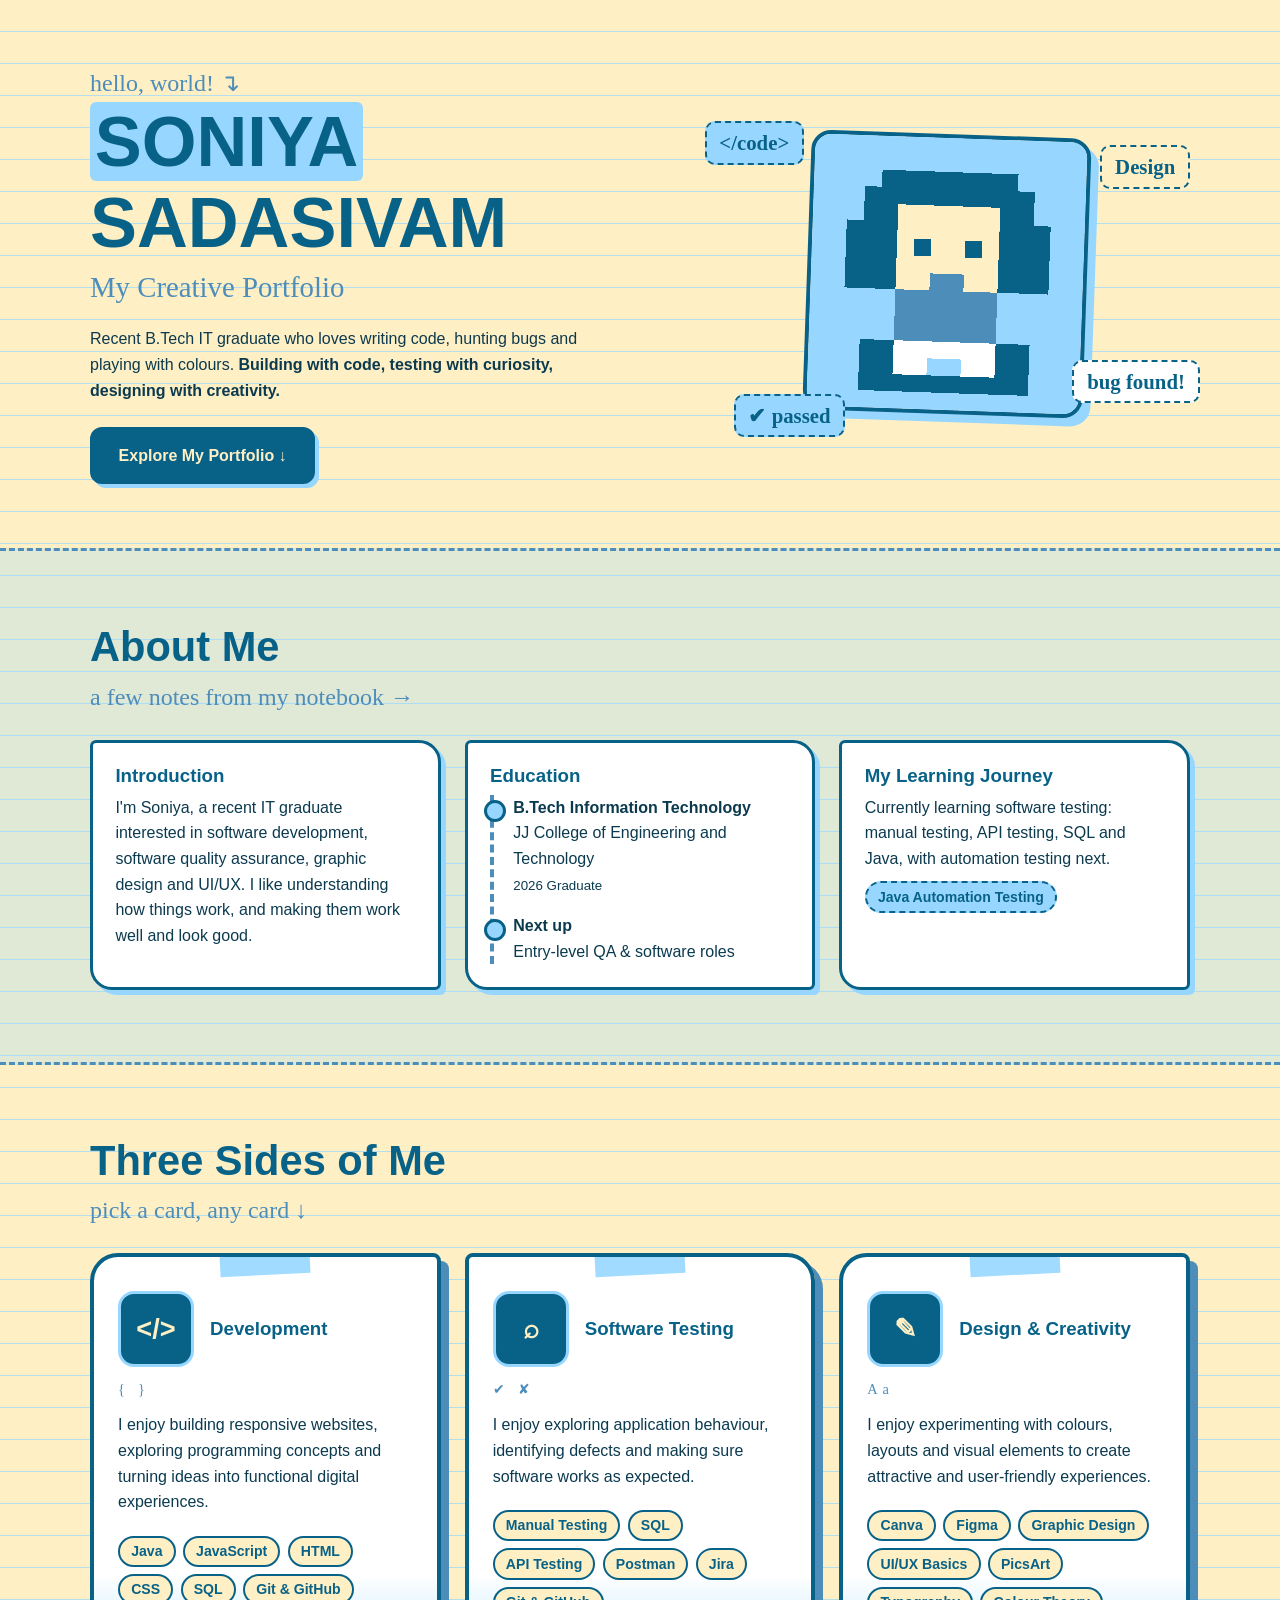
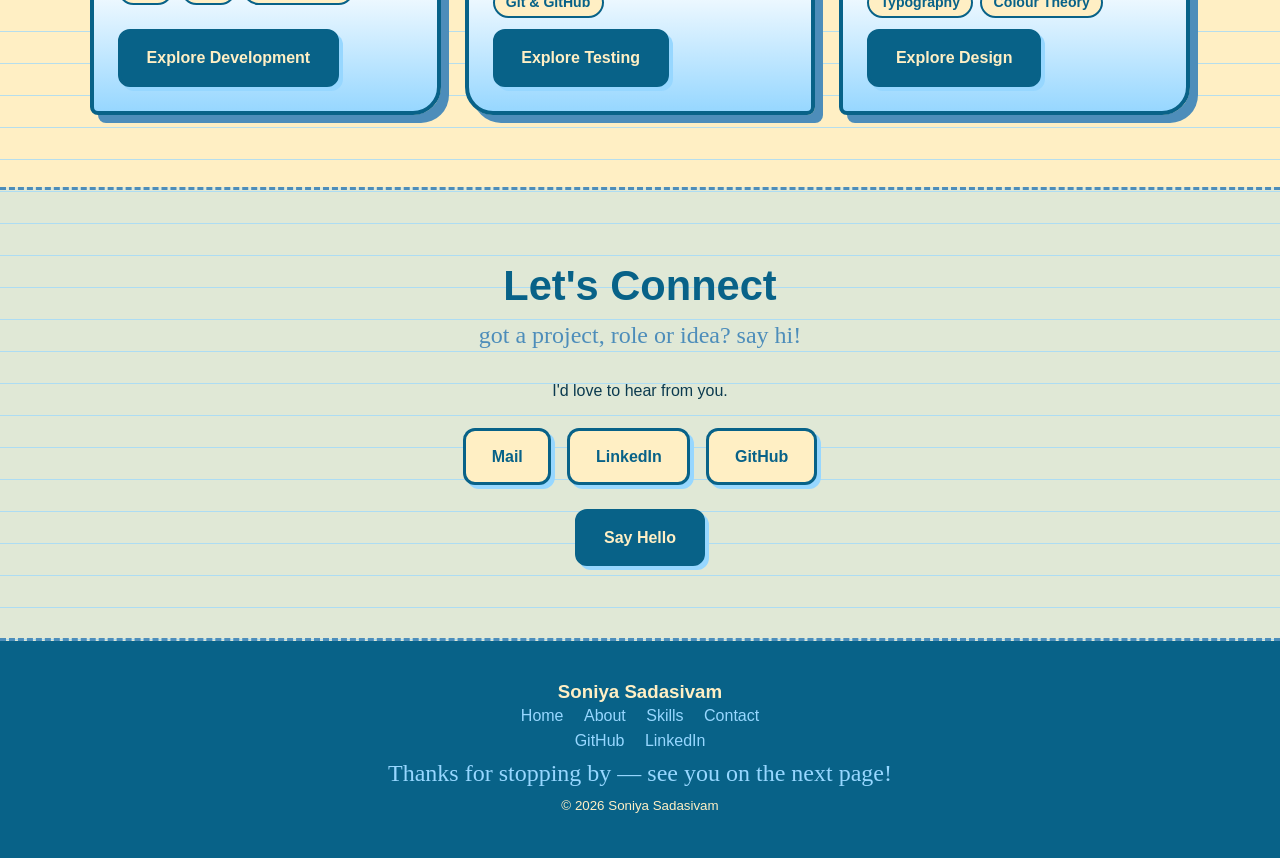
<file: index.html>
<!DOCTYPE html>
<html lang="en">

<head>
    <meta charset="utf-8">
    <link rel="stylesheet" href="css/style.css">
    <meta name="viewport" content="width=device-width, initial-scale=1.0">
    <meta name="description" content="Soniya Sadasivam's portfolio website showcasing skills in development, software testing, and design.">
    <meta name="keywords" content="Soniya Sadasivam, portfolio, web development, software testing, design, IT graduate, Java, JavaScript, HTML, CSS, SQL, React, GitHub, Canva, Figma, UI/UX">
    <meta name="author" content="Soniya Sadasivam">
    <title>Soniya Sadasivam | Portfolio</title>
</head>

<body>

    <!-- Hero Section -->
    <header class="hero" id="home">
        <div class="wrap">

            <div>
                <p class="hand">hello, world! ↴</p>

                <h1>
                    <span>SONIYA</span> SADASIVAM
                </h1>

                <p class="hand" style="font-size: 1.8rem">
                    My Creative Portfolio
                </p>

                <p>
                    Recent B.Tech IT graduate who loves writing code,
                    hunting bugs and playing with colours.
                    <strong>
                        Building with code, testing with curiosity,
                        designing with creativity.
                    </strong>
                </p>

                <a class="btn" href="#skills">
                    Explore My Portfolio ↓
                </a>
            </div>

            <div class="stage">

                <svg class="avatar"
                     viewBox="0 0 16 16"
                     role="img"
                     aria-label="Pixel-art avatar of a tech enthusiast with headphones and a laptop"
                     shape-rendering="crispEdges">

                    <rect width="16" height="16" fill="#97D7FF"/>

                    <g fill="#086288">
                        <rect x="4" y="2" width="8" height="2"/>
                        <rect x="3" y="3" width="2" height="6"/>
                        <rect x="11" y="3" width="2" height="6"/>
                        <rect x="2" y="5" width="1" height="4"/>
                        <rect x="13" y="5" width="1" height="4"/>
                    </g>

                    <rect x="5" y="4" width="6" height="5" fill="#FFEFC4"/>

                    <g fill="#086288">
                        <rect x="6" y="6" width="1" height="1"/>
                        <rect x="9" y="6" width="1" height="1"/>
                    </g>

                    <rect x="7" y="8" width="2" height="1" fill="#4D8DBA"/>
                    <rect x="5" y="9" width="6" height="3" fill="#4D8DBA"/>
                    <rect x="3" y="12" width="10" height="3" fill="#086288"/>
                    <rect x="5" y="12" width="6" height="2" fill="#fff"/>
                    <rect x="7" y="13" width="2" height="1" fill="#97D7FF"/>

                </svg>

                <span class="sticker s1">&lt;/code&gt;</span>
                <span class="sticker s2">bug found!</span>
                <span class="sticker s3">Design</span>
                <span class="sticker s4">✔ passed</span>

            </div>
        </div>
    </header>


    <!-- About Section -->
    <section class="alt" id="about">
        <div class="wrap">

            <h2 class="title">About Me</h2>
            <p class="hand">a few notes from my notebook →</p>

            <div class="grid g2">

                <div class="note reveal">
                    <h3>Introduction</h3>

                    <p>
                        I'm Soniya, a recent IT graduate interested in
                        software development, software quality assurance,
                        graphic design and UI/UX. I like understanding
                        how things work, and making them work well
                        and look good.
                    </p>
                </div>

                <div class="note reveal">
                    <h3>Education</h3>

                    <div class="timeline">
                        <div>
                            <b>B.Tech Information Technology</b>
                            <br>
                            JJ College of Engineering and Technology
                            <br>
                            <small>2026 Graduate</small>
                        </div>

                        <div>
                            <b>Next up</b>
                            <br>
                            Entry-level QA &amp; software roles
                        </div>
                    </div>
                </div>

                <div class="note reveal">
                    <h3>My Learning Journey</h3>

                    <p>
                        Currently learning software testing:
                        manual testing, API testing, SQL and Java,
                        with automation testing next.
                    </p>

                    <div class="chips">
                        <span class="chip learn">Java Automation Testing</span>
                    </div>
                </div>

            </div>
        </div>
    </section>


    <!-- Skills Section -->
    <section id="skills">
        <div class="wrap">

            <h2 class="title">Three Sides of Me</h2>
            <p class="hand">pick a card, any card ↓</p>

            <div class="grid g3">

                <!-- Development Card -->
                <a class="card c-dev reveal" href="development.html">

                    <i class="tape"></i>

                    <div class="head">
                        <div class="icon">&lt;/&gt;</div>
                        <h3>Development</h3>
                    </div>

                    <p class="deco">{ } </p>

                    <p>
                        I enjoy building responsive websites,
                        exploring programming concepts and turning
                        ideas into functional digital experiences.
                    </p>

                    <div class="chips">
                        <span class="chip">Java</span>
                        <span class="chip">JavaScript</span>
                        <span class="chip">HTML</span>
                        <span class="chip">CSS</span>
                        <span class="chip">SQL</span>
                        <span class="chip">Git & GitHub</span>
                    </div>

                    <span class="btn">Explore Development</span>

                </a>


                <!-- Testing Card -->
                <a class="card c-test reveal" href="testing.html">

                    <i class="tape"></i>

                    <div class="head">
                        <div class="icon">⌕</div>
                        <h3>Software Testing</h3>
                    </div>

                    <p class="deco">✔ ✘</p>

                    <p>
                        I enjoy exploring application behaviour,
                        identifying defects and making sure
                        software works as expected.
                    </p>

                    <div class="chips">
                        <span class="chip">Manual Testing</span>
                        <span class="chip">SQL</span>
                        <span class="chip">API Testing</span>
                        <span class="chip">Postman</span>
                        <span class="chip">Jira</span>
                        <span class="chip">Git & GitHub</span>
                    </div>

                    <span class="btn">Explore Testing</span>

                </a>


                <!-- Design Card -->
                <a class="card reveal" href="design.html">

                    <i class="tape"></i>

                    <div class="head">
                        <div class="icon">✎</div>
                        <h3>Design &amp; Creativity</h3>
                    </div>

                    <p class="deco">Aa</p>

                    <p>
                        I enjoy experimenting with colours,
                        layouts and visual elements to create
                        attractive and user-friendly experiences.
                    </p>

                    <div class="chips">
                        <span class="chip">Canva</span>
                        <span class="chip">Figma</span>
                        <span class="chip">Graphic Design</span>
                        <span class="chip">UI/UX Basics</span>
                        <span class="chip">PicsArt</span>
                        <span class="chip">Typography</span>
                        <span class="chip">Colour Theory</span>
                    </div>

                    <span class="btn">Explore Design</span>

                </a>

            </div>
        </div>
    </section>


    <!-- Contact Section -->
    <section class="alt contact" id="contact">
        <div class="wrap">

            <h2 class="title">Let's Connect</h2>
            <p class="hand">got a project, role or idea? say hi!</p>

            <p>I'd love to hear from you.</p>

            <div class="links">

                <a class="btn ghost" href="mailto:soniyasshivam10@gmail.com">
                    Mail
                </a>

                <a class="btn ghost" href="https://www.linkedin.com/in/soniyasadasivam" target="_blank" rel="noopener noreferrer">
                    LinkedIn
                </a>

                <a class="btn ghost"
                   href="https://github.com/SoniyaShivam"
                   target="_blank"
                   rel="noopener">
                    GitHub
                </a>

            </div>

            <a class="btn" href="mailto:soniyasshivam10@gmail.com">
                Say Hello
            </a>

        </div>
    </section>


    <!-- Footer -->
    <footer>
        <div class="wrap">

            <h3 style="color: var(--cream)">
                Soniya Sadasivam
            </h3>

            <p>
                <a href="index.html#home">Home</a>
                <a href="index.html#about">About</a>
                <a href="index.html#skills">Skills</a>
                <a href="index.html#contact">Contact</a>
            </p>

            <p>
                <a href="https://github.com/SoniyaShivam"
                   target="_blank"
                   rel="noopener">
                    GitHub
                </a>

                <a href="https://www.linkedin.com/in/soniyasadasivam" target="_blank" rel="noopener noreferrer">
                    LinkedIn
                </a>
            </p>

            <p class="hand">
                Thanks for stopping by — see you on the next page!
            </p>

            <small>© 2026 Soniya Sadasivam</small>

        </div>
    </footer>


    <script src="js/main.js"></script>

</body>
</html>
</file>
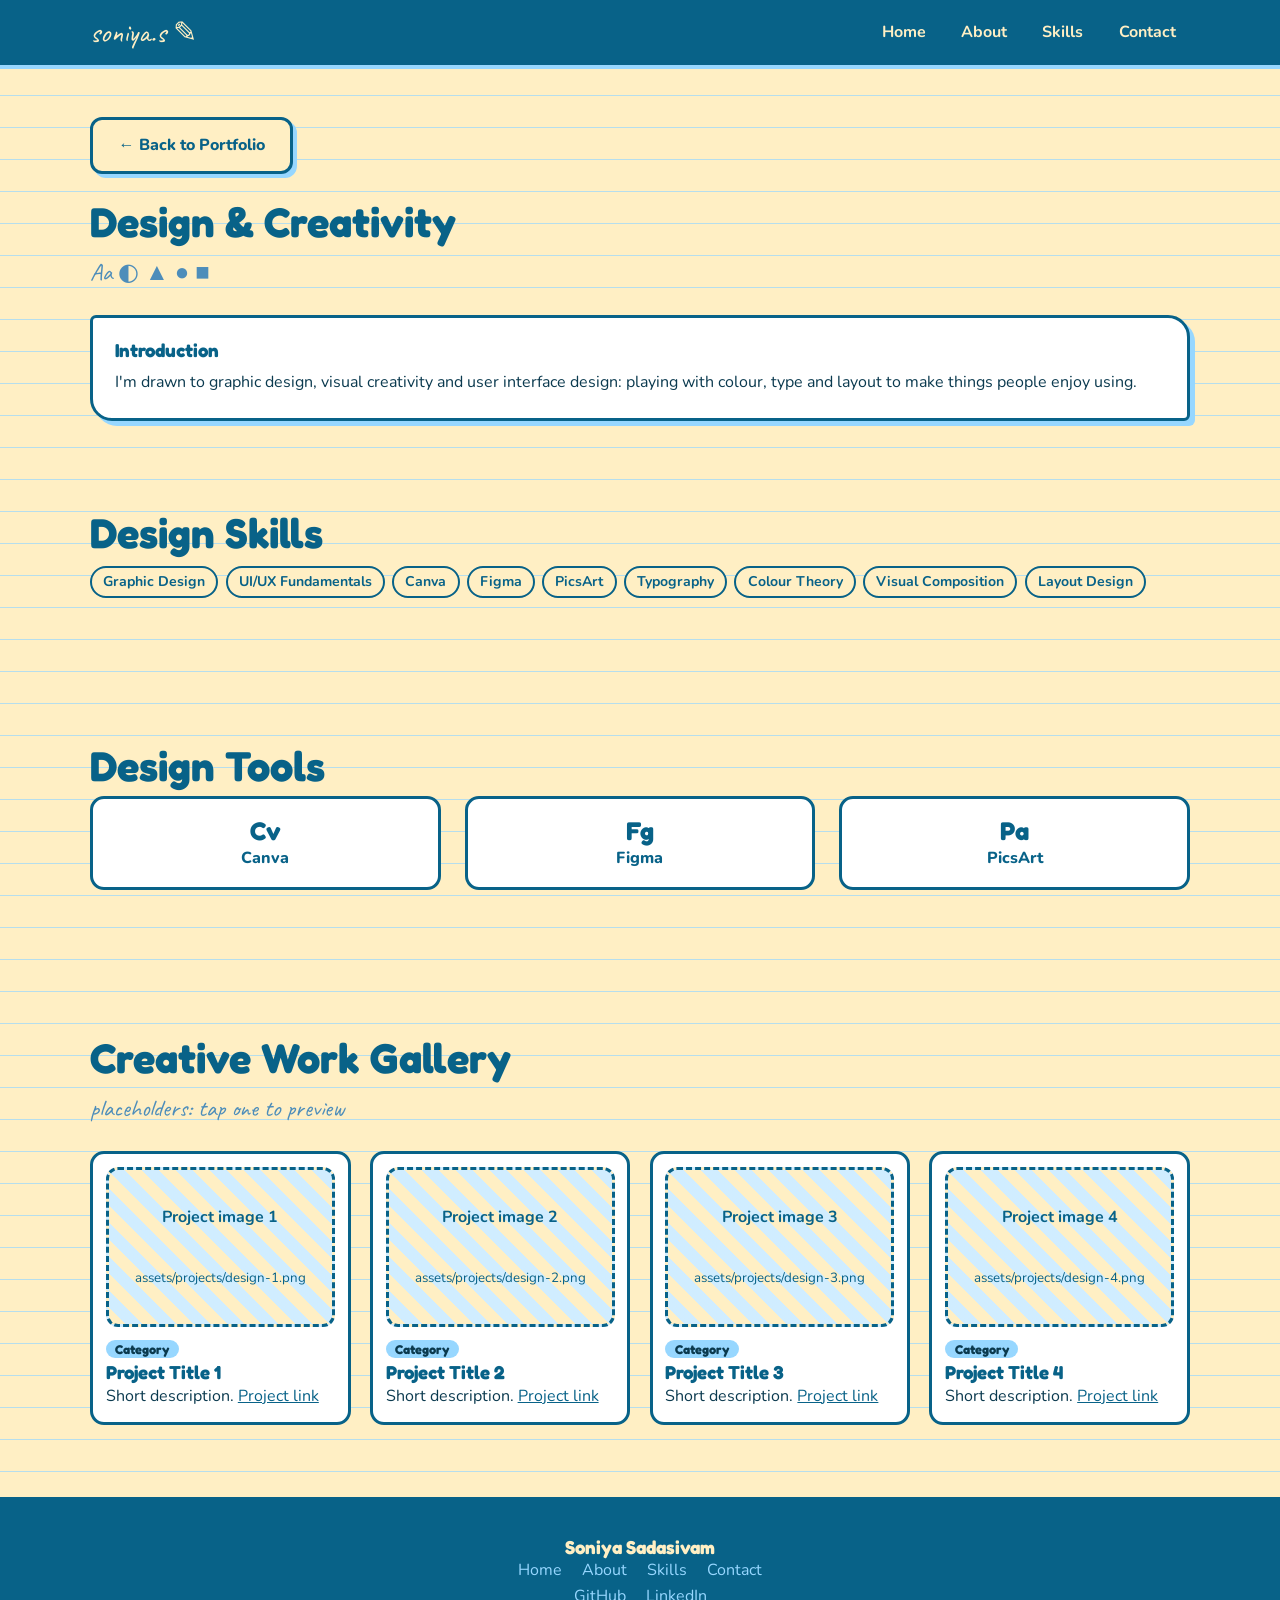
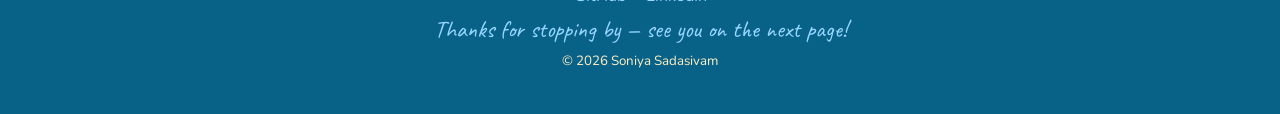
<file: design.html>
<!DOCTYPE html>
<html lang="en">

<head>
    <meta charset="utf-8">
    <meta name="viewport" content="width=device-width, initial-scale=1">

    <!-- Google Fonts -->
    <link rel="preconnect" href="https://fonts.googleapis.com">

    <link href="https://fonts.googleapis.com/css2?family=Caveat:wght@600&family=Fredoka:wght@500;700&family=Nunito:wght@400;700;800&display=swap"
          rel="stylesheet">

    <!-- CSS -->
    <link rel="stylesheet" href="css/style.css">

    <title>Design | Soniya Sadasivam</title>
</head>

<body>

    <!-- Navigation Bar -->
    <nav aria-label="Main">
        <div class="wrap">

            <a class="logo" href="index.html">
                soniya.s ✎
            </a>

            <button class="burger"
                    aria-label="Menu"
                    aria-expanded="false">
                ☰
            </button>

            <ul>
                <li><a href="index.html#home">Home</a></li>
                <li><a href="index.html#about">About</a></li>
                <li><a href="index.html#skills">Skills</a></li>
                <li><a href="index.html#contact">Contact</a></li>
            </ul>

        </div>
    </nav>


    <!-- Main Content -->
    <main class="wrap">

        <!-- Page Hero Section -->
        <div class="page-hero">

            <a class="btn ghost back" href="index.html#skills">
                ← Back to Portfolio
            </a>

            <h1 class="title">Design &amp; Creativity</h1>

            <p class="hand">Aa ◐ ▲ ● ■</p>

            <div class="note">
                <h3>Introduction</h3>

                <p>
                    I'm drawn to graphic design, visual creativity
                    and user interface design: playing with colour,
                    type and layout to make things people enjoy using.
                </p>
            </div>

        </div>


        <!-- Design Skills Section -->
        <section>

            <h2 class="title">Design Skills</h2>

            <div class="chips">
                <span class="chip">Graphic Design</span>
                <span class="chip">UI/UX Fundamentals</span>
                <span class="chip">Canva</span>
                <span class="chip">Figma</span>
                <span class="chip">PicsArt</span>
                <span class="chip">Typography</span>
                <span class="chip">Colour Theory</span>
                <span class="chip">Visual Composition</span>
                <span class="chip">Layout Design</span>
            </div>

        </section>


        <!-- Design Tools Section -->
        <section>

            <h2 class="title">Design Tools</h2>

            <div class="grid g4">

                <div class="tile">
                    <b>Cv</b>
                    Canva
                </div>

                <div class="tile">
                    <b>Fg</b>
                    Figma
                </div>

                <div class="tile">
                    <b>Pa</b>
                    PicsArt
                </div>

            </div>

        </section>


        <!-- Creative Work Gallery -->
        <section>

            <h2 class="title">Creative Work Gallery</h2>

            <p class="hand">
                placeholders: tap one to preview
            </p>

            <div class="gallery">

                <!-- Project 1 -->
                <figure class="g-item reveal"
                        data-title="Project Title 1">

                    <div class="ph">
                        Project image 1
                        <small>assets/projects/design-1.png</small>
                    </div>

                    <figcaption>
                        <span class="cat">Category</span>

                        <h3>Project Title 1</h3>

                        <p>
                            Short description.
                            <a href="#">Project link</a>
                        </p>
                    </figcaption>

                </figure>


                <!-- Project 2 -->
                <figure class="g-item reveal"
                        data-title="Project Title 2">

                    <div class="ph">
                        Project image 2
                        <small>assets/projects/design-2.png</small>
                    </div>

                    <figcaption>
                        <span class="cat">Category</span>

                        <h3>Project Title 2</h3>

                        <p>
                            Short description.
                            <a href="#">Project link</a>
                        </p>
                    </figcaption>

                </figure>

                <!-- Project 3 -->
                <figure class="g-item reveal"
                        data-title="Project Title 3">

                    <div class="ph">
                        Project image 3 
                        <small>assets/projects/design-3.png</small>
                    </div>

                    <figcaption>
                        <span class="cat">Category</span>

                        <h3>Project Title 3</h3>

                        <p>
                            Short description.
                            <a href="#">Project link</a>
                        </p>
                    </figcaption>

                </figure>

                <!-- Project 4 -->
                <figure class="g-item reveal"
                        data-title="Project Title 4">

                    <div class="ph">
                        Project image 4
                        <small>assets/projects/design-4.png</small>
                    </div>

                    <figcaption>
                        <span class="cat">Category</span>

                        <h3>Project Title 4</h3>

                        <p>
                            Short description.
                            <a href="#">Project link</a>
                        </p>
                    </figcaption>

                </figure>


            </div>

        </section>

    </main>


    <!-- Lightbox / Image Preview -->
    <div class="lb"
         role="dialog"
         aria-modal="true"
         aria-label="Image preview">

        <div class="lb-in">

            <button class="btn">
                Close ✕
            </button>

            <h3></h3>

            <div class="lb-body"></div>

        </div>

    </div>


    <!-- Footer -->
    <footer>
        <div class="wrap">

            <h3 style="color: var(--cream)">
                Soniya Sadasivam
            </h3>

            <p>
                <a href="index.html#home">Home</a>
                <a href="index.html#about">About</a>
                <a href="index.html#skills">Skills</a>
                <a href="index.html#contact">Contact</a>
            </p>

            <p>
                <a href="https://github.com/SoniyaShivam"
                   target="_blank"
                   rel="noopener">
                    GitHub
                </a>

                <a href="#" data-todo="LinkedIn URL">
                    LinkedIn
                </a>
            </p>

            <p class="hand">
                Thanks for stopping by — see you on the next page!
            </p>

            <small>© 2026 Soniya Sadasivam</small>

        </div>
    </footer>


    <!-- JavaScript -->
    <script src="js/main.js"></script>

</body>
</html>
</file>
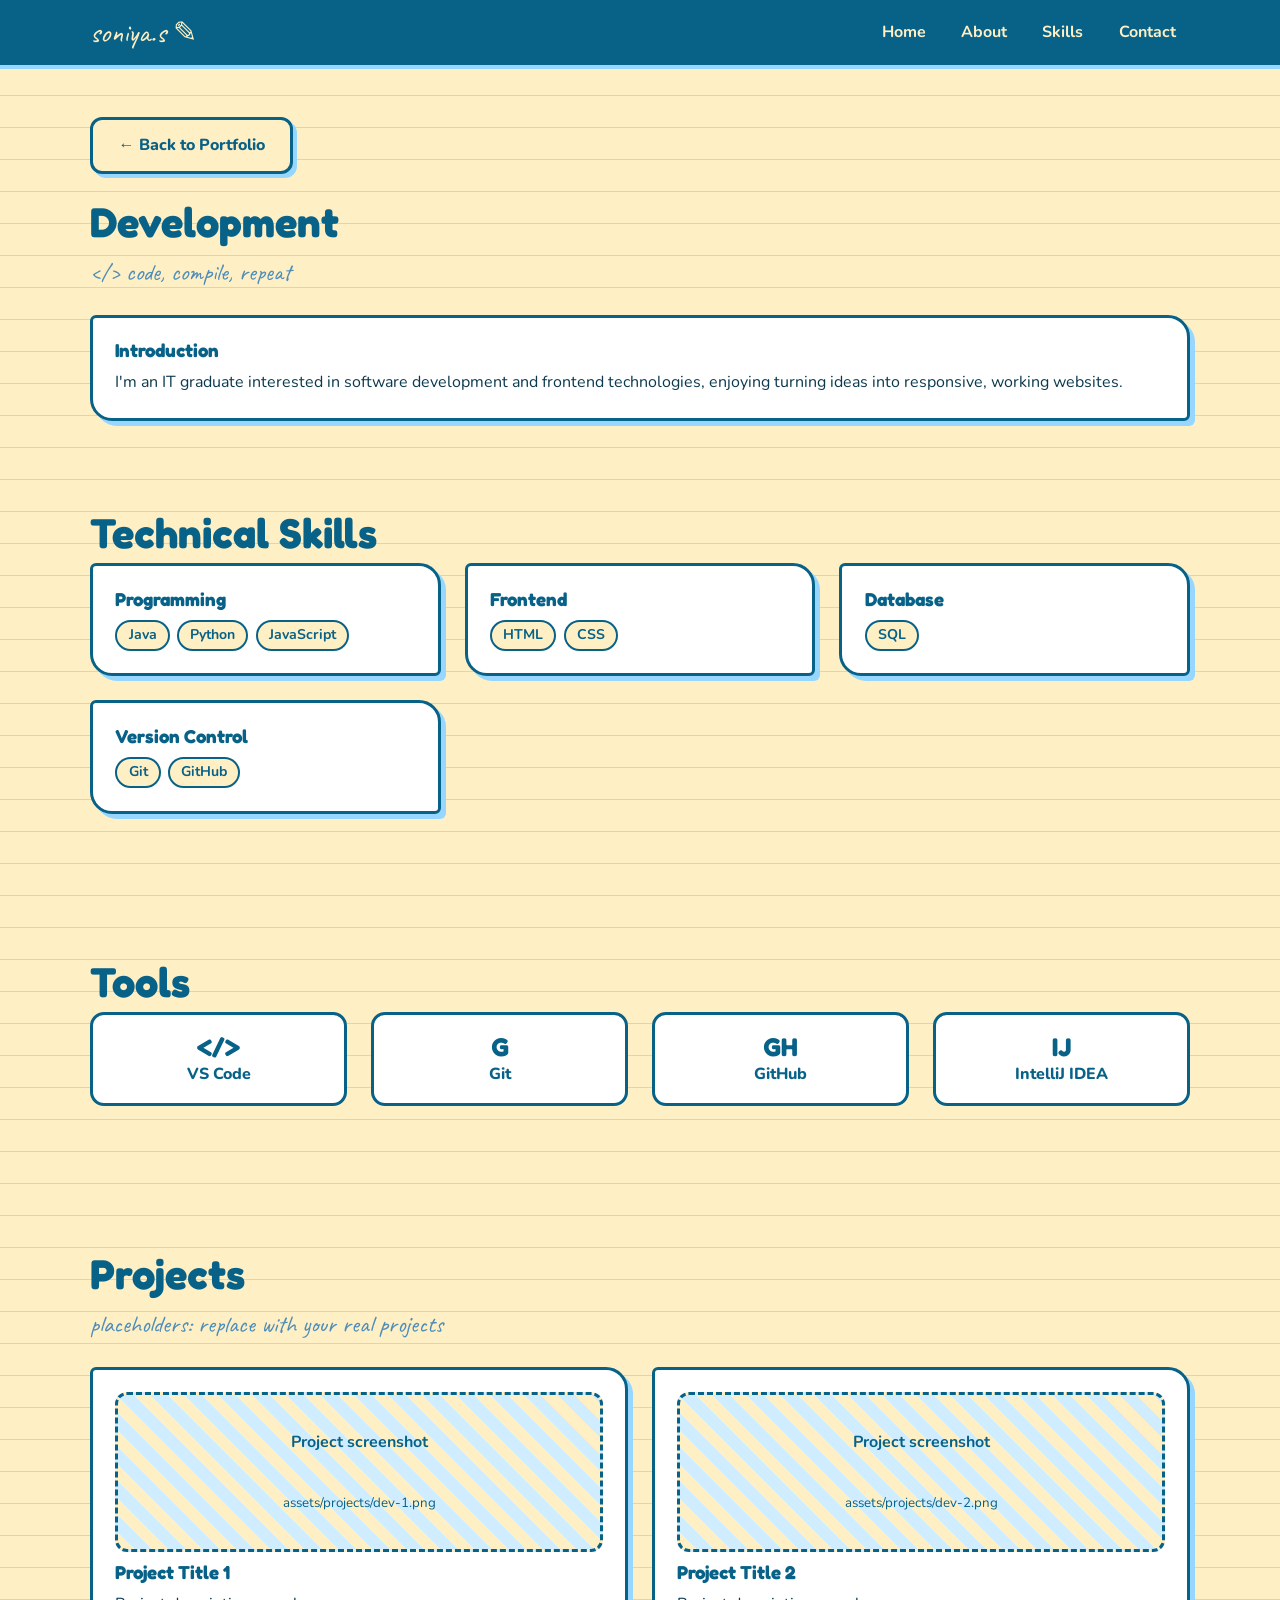
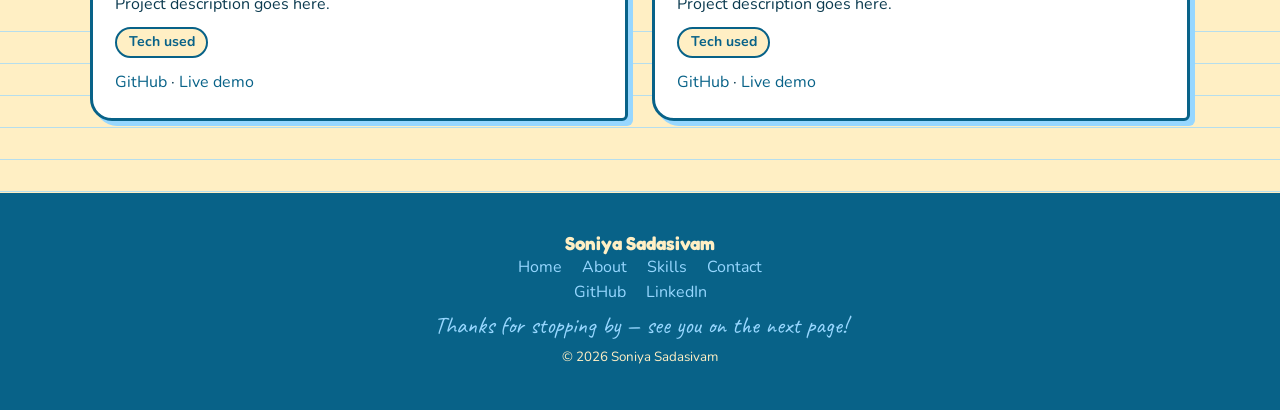
<file: development.html>
<!DOCTYPE html>
<html lang="en">

<head>
    <meta charset="utf-8">
    <meta name="viewport" content="width=device-width, initial-scale=1">

    <!-- Google Fonts -->
    <link rel="preconnect" href="https://fonts.googleapis.com">

    <link href="https://fonts.googleapis.com/css2?family=Caveat:wght@600&family=Fredoka:wght@500;700&family=Nunito:wght@400;700;800&display=swap"
          rel="stylesheet">

    <!-- CSS -->
    <link rel="stylesheet" href="css/style.css">

    <title>Development | Soniya Sadasivam</title>
</head>

<body>

    <!-- Navigation Bar -->
    <nav aria-label="Main">
        <div class="wrap">

            <a class="logo" href="index.html">
                soniya.s ✎
            </a>

            <button class="burger"
                    aria-label="Menu"
                    aria-expanded="false">
                ☰
            </button>

            <ul>
                <li><a href="index.html#home">Home</a></li>
                <li><a href="index.html#about">About</a></li>
                <li><a href="index.html#skills">Skills</a></li>
                <li><a href="index.html#contact">Contact</a></li>
            </ul>

        </div>
    </nav>


    <!-- Main Content -->
    <main class="wrap">

        <!-- Page Hero Section -->
        <div class="page-hero">

            <a class="btn ghost back" href="index.html#skills">
                ← Back to Portfolio
            </a>

            <h1 class="title">Development</h1>

            <p class="hand">
                &lt;/&gt; code, compile, repeat
            </p>

            <div class="note">
                <h3>Introduction</h3>

                <p>
                    I'm an IT graduate interested in software
                    development and frontend technologies,
                    enjoying turning ideas into responsive,
                    working websites.
                </p>
            </div>

        </div>


        <!-- Technical Skills Section -->
        <section>

            <h2 class="title">Technical Skills</h2>

            <div class="grid g2">

                <!-- Programming -->
                <div class="note reveal">
                    <h3>Programming</h3>

                    <div class="chips">
                        <span class="chip">Java</span>
                        <span class="chip">Python</span>
                        <span class="chip">JavaScript</span>
                    </div>
                </div>


                <!-- Frontend -->
                <div class="note reveal">
                    <h3>Frontend</h3>

                    <div class="chips">
                        <span class="chip">HTML</span>
                        <span class="chip">CSS</span>
                    </div>
                </div>


                <!-- Database -->
                <div class="note reveal">
                    <h3>Database</h3>

                    <div class="chips">
                        <span class="chip">SQL</span>
                    </div>
                </div>


                <!-- Version Control -->
                <div class="note reveal">
                    <h3>Version Control</h3>

                    <div class="chips">
                        <span class="chip">Git</span>
                        <span class="chip">GitHub</span>
                    </div>
                </div>

            </div>
        </section>


        <!-- Tools Section -->
        <section>

            <h2 class="title">Tools</h2>

            <div class="grid g4">

                <div class="tile">
                    <b>&lt;/&gt;</b>
                    VS Code
                </div>

                <div class="tile">
                    <b>G</b>
                    Git
                </div>

                <div class="tile">
                    <b>GH</b>
                    GitHub
                </div>

                <div class="tile">
                    <b>IJ</b>
                    IntelliJ IDEA
                </div>

            </div>
        </section>


        <!-- Projects Section -->
        <section>

            <h2 class="title">Projects</h2>

            <p class="hand">
                placeholders: replace with your real projects
            </p>

            <div class="grid g3">

                <!-- Project 1 -->
                <article class="note reveal">

                    <div class="ph">
                        Project screenshot
                        <small>assets/projects/dev-1.png</small>
                    </div>

                    <h3>Project Title 1</h3>

                    <p>
                        Project description goes here.
                    </p>

                    <div class="chips">
                        <span class="chip">Tech used</span>
                    </div>

                    <p style="margin-top: 12px;">
                        <a href="#" style="text-decoration: none;">GitHub</a> ·
                        <a href="#" style="text-decoration: none;">Live demo</a>
                    </p>

                </article>


                <!-- Project 2 -->
                <article class="note reveal">

                    <div class="ph">
                        Project screenshot
                        <small>assets/projects/dev-2.png</small>
                    </div>

                    <h3>Project Title 2</h3>

                    <p>
                        Project description goes here.
                    </p>

                    <div class="chips">
                        <span class="chip">Tech used</span>
                    </div>

                    <p style="margin-top: 12px;">
                        <a href="#" style="text-decoration: none;">GitHub</a> ·
                        <a href="#" style="text-decoration: none;">Live demo</a>
                    </p>

                </article>

            </div>
        </section>

    </main>


    <!-- Footer -->
    <footer>
        <div class="wrap">

            <h3 style="color: var(--cream)">
                Soniya Sadasivam
            </h3>

            <p>
                <a href="index.html#home">Home</a>
                <a href="index.html#about">About</a>
                <a href="index.html#skills">Skills</a>
                <a href="index.html#contact">Contact</a>
            </p>

            <p>
                <a href="https://github.com/SoniyaShivam"
                   target="_blank"
                   rel="noopener">
                    GitHub
                </a>

                <a href="#" data-todo="LinkedIn URL">
                    LinkedIn
                </a>
            </p>

            <p class="hand">
                Thanks for stopping by — see you on the next page!
            </p>

            <small>© 2026 Soniya Sadasivam</small>

        </div>
    </footer>


    <!-- JavaScript -->
    <script src="js/main.js"></script>

</body>
</html>
</file>
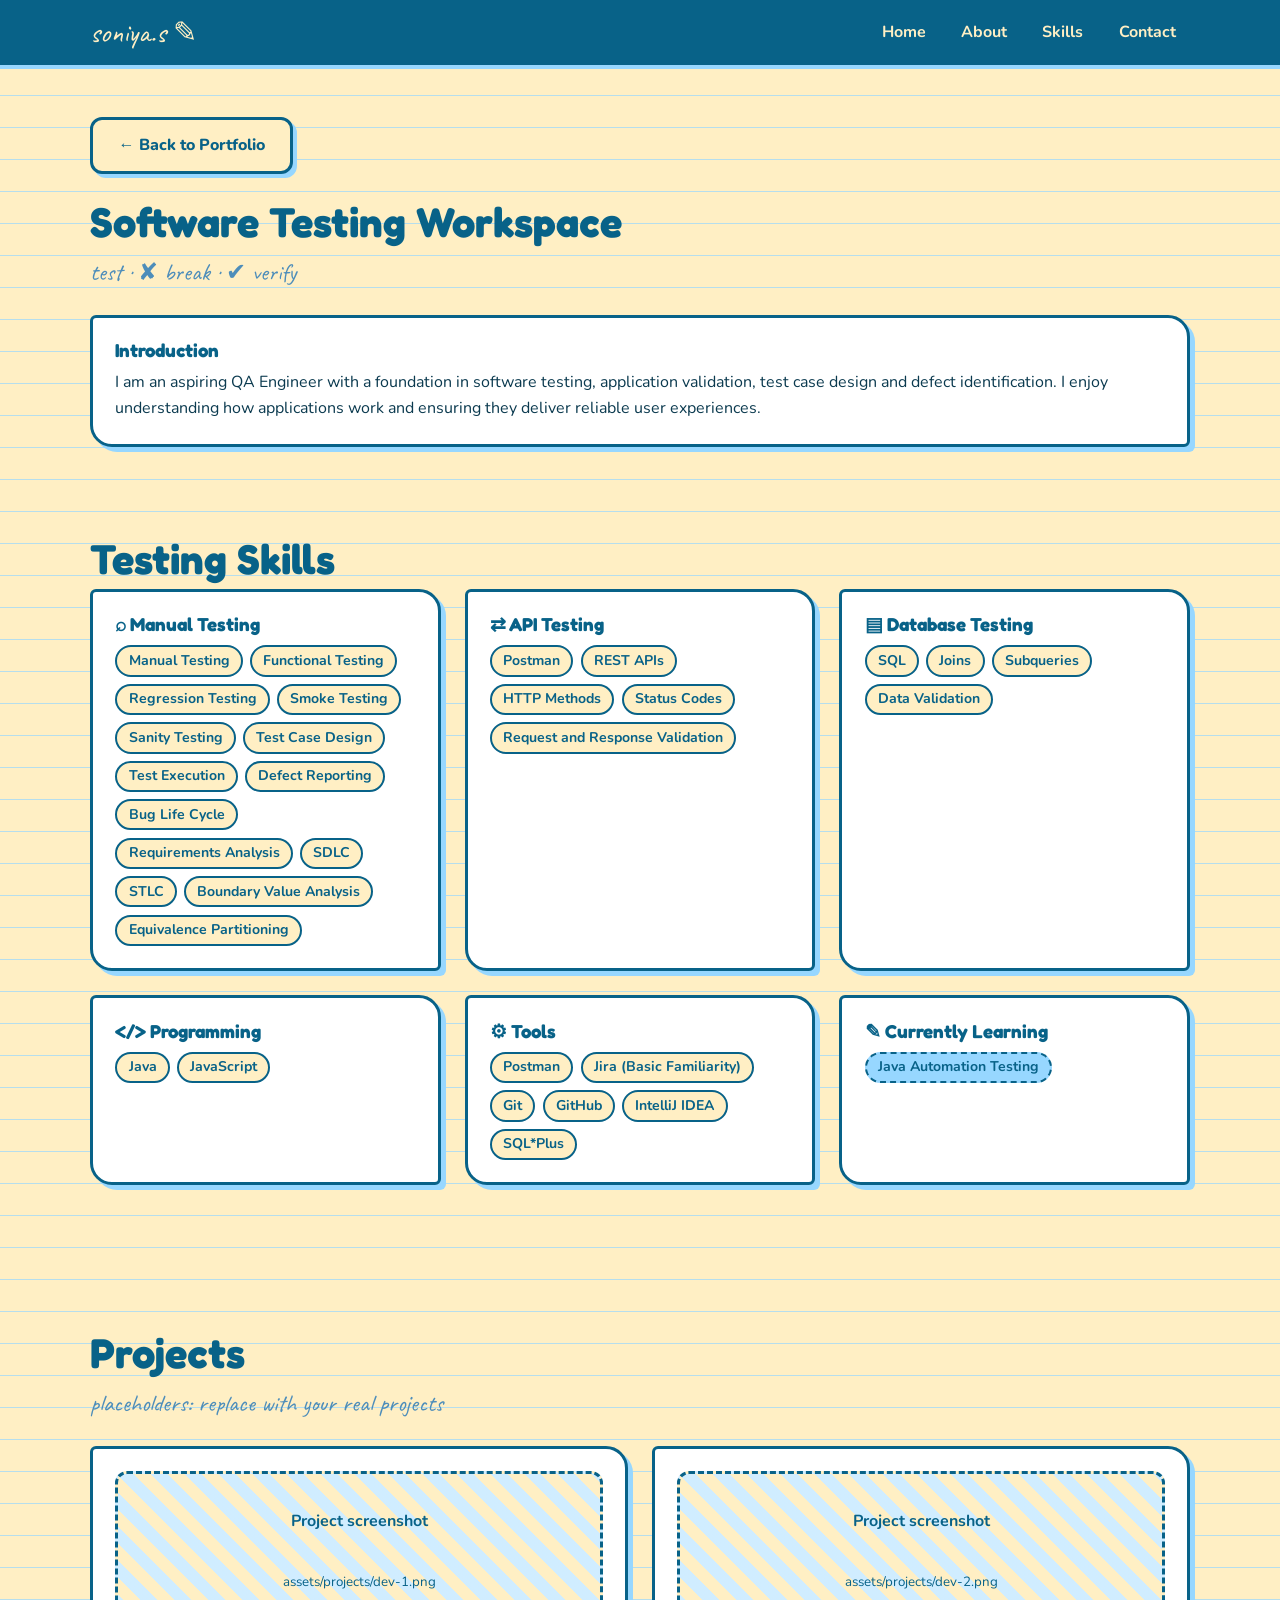
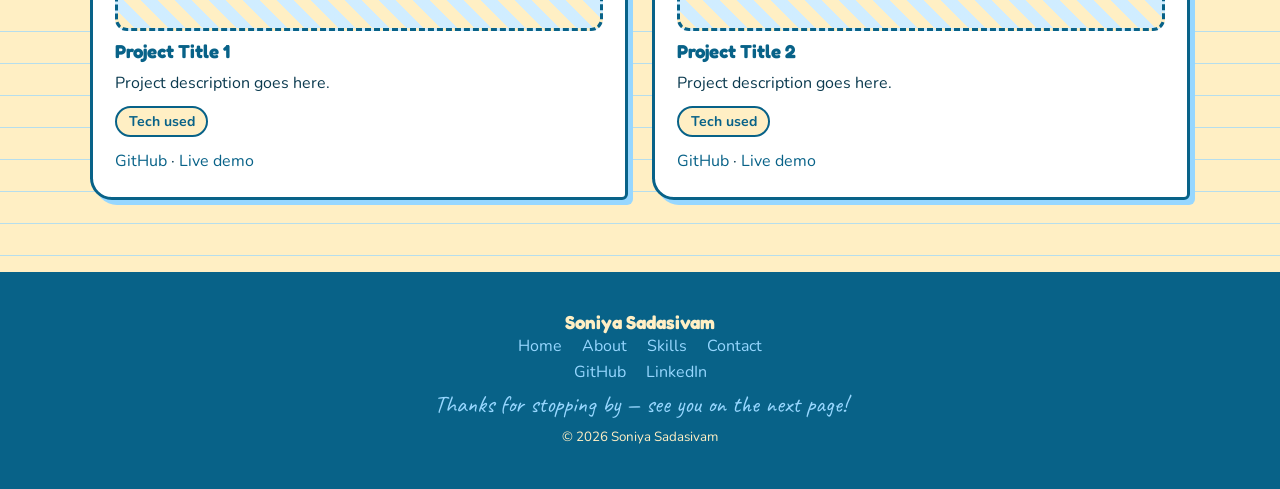
<file: testing.html>
<!DOCTYPE html>
<html lang="en">

<head>
    <meta charset="utf-8">
    <meta name="viewport" content="width=device-width, initial-scale=1">

    <!-- Google Fonts -->
    <link rel="preconnect" href="https://fonts.googleapis.com">
    <link
        href="https://fonts.googleapis.com/css2?family=Caveat:wght@600&family=Fredoka:wght@500;700&family=Nunito:wght@400;700;800&display=swap"
        rel="stylesheet"
    >

    <!-- Stylesheet -->
    <link rel="stylesheet" href="css/style.css">

    <title>Software Testing | Soniya Sadasivam</title>
</head>

<body>

    <!-- Navigation Bar -->
    <nav aria-label="Main">
        <div class="wrap">

            <a class="logo" href="index.html">soniya.s ✎</a>

            <button class="burger" aria-label="Menu" aria-expanded="false">
                ☰
            </button>

            <ul>
                <li><a href="index.html#home">Home</a></li>
                <li><a href="index.html#about">About</a></li>
                <li><a href="index.html#skills">Skills</a></li>
                <li><a href="index.html#contact">Contact</a></li>
            </ul>

        </div>
    </nav>

    <!-- Main Content -->
    <main class="wrap">

        <!-- Page Introduction -->
        <div class="page-hero">

            <a class="btn ghost back" href="index.html#skills">
                ← Back to Portfolio
            </a>

            <h1 class="title">Software Testing Workspace</h1>

            <p class="hand"> test · ✘ break · ✔ verify</p>

            <div class="note">
                <h3>Introduction</h3>

                <p>
                    I am an aspiring QA Engineer with a foundation in software
                    testing, application validation, test case design and defect
                    identification. I enjoy understanding how applications work
                    and ensuring they deliver reliable user experiences.
                </p>
            </div>

        </div>

        <!-- Testing Skills -->
        <section>

            <h2 class="title">Testing Skills</h2>

            <div class="grid g2">

                <!-- Manual Testing -->
                <div class="note reveal">
                    <h3>⌕ Manual Testing</h3>

                    <div class="chips">
                        <span class="chip">Manual Testing</span>
                        <span class="chip">Functional Testing</span>
                        <span class="chip">Regression Testing</span>
                        <span class="chip">Smoke Testing</span>
                        <span class="chip">Sanity Testing</span>
                        <span class="chip">Test Case Design</span>
                        <span class="chip">Test Execution</span>
                        <span class="chip">Defect Reporting</span>
                        <span class="chip">Bug Life Cycle</span>
                        <span class="chip">Requirements Analysis</span>
                        <span class="chip">SDLC</span>
                        <span class="chip">STLC</span>
                        <span class="chip">Boundary Value Analysis</span>
                        <span class="chip">Equivalence Partitioning</span>
                    </div>
                </div>

                <!-- API Testing -->
                <div class="note reveal">
                    <h3>⇄ API Testing</h3>

                    <div class="chips">
                        <span class="chip">Postman</span>
                        <span class="chip">REST APIs</span>
                        <span class="chip">HTTP Methods</span>
                        <span class="chip">Status Codes</span>
                        <span class="chip">Request and Response Validation</span>
                    </div>
                </div>

                <!-- Database Testing -->
                <div class="note reveal">
                    <h3>▤ Database Testing</h3>

                    <div class="chips">
                        <span class="chip">SQL</span>
                        <span class="chip">Joins</span>
                        <span class="chip">Subqueries</span>
                        <span class="chip">Data Validation</span>
                    </div>
                </div>

                <!-- Programming -->
                <div class="note reveal">
                    <h3>&lt;/&gt; Programming</h3>

                    <div class="chips">
                        <span class="chip">Java</span>
                        <span class="chip">JavaScript</span>
                    </div>
                </div>

                <!-- Tools -->
                <div class="note reveal">
                    <h3>⚙ Tools</h3>

                    <div class="chips">
                        <span class="chip">Postman</span>
                        <span class="chip">Jira (Basic Familiarity)</span>
                        <span class="chip">Git</span>
                        <span class="chip">GitHub</span>
                        <span class="chip">IntelliJ IDEA</span>
                        <span class="chip">SQL*Plus</span>
                    </div>
                </div>

                <!-- Currently Learning -->
                <div class="note reveal">
                    <h3>✎ Currently Learning</h3>

                    <div class="chips">
                        <span class="chip learn">Java Automation Testing</span>
                    </div>
                </div>

            </div>
        </section>

        <!-- Manual Testing Project -->
       
          <section>

            <h2 class="title">Projects</h2>

            <p class="hand">
                placeholders: replace with your real projects
            </p>

            <div class="grid g3">

                <!-- Project 1 -->
                <article class="note reveal">

                    <div class="ph">
                        Project screenshot
                        <small>assets/projects/dev-1.png</small>
                    </div>

                    <h3>Project Title 1</h3>

                    <p>
                        Project description goes here.
                    </p>

                    <div class="chips">
                        <span class="chip">Tech used</span>
                    </div>

                     <p style="margin-top: 12px;">
                        <a href="#" style="text-decoration: none;">GitHub</a> ·
                        <a href="#" style="text-decoration: none;">Live demo</a>
                    </p>

                </article>


                <!-- Project 2 -->
                <article class="note reveal">

                    <div class="ph">
                        Project screenshot
                        <small>assets/projects/dev-2.png</small>
                    </div>

                    <h3>Project Title 2</h3>

                    <p>
                        Project description goes here.
                    </p>

                    <div class="chips">
                        <span class="chip">Tech used</span>
                    </div>

                    <p style="margin-top: 12px;">
                        <a href="#" style="text-decoration: none;">GitHub</a> ·
                        <a href="#" style="text-decoration: none;">Live demo</a>
                    </p>

                </article>

            </div>
        </section>

    </main>

    <!-- Footer -->
    <footer>
        <div class="wrap">

            <h3 style="color:var(--cream)">Soniya Sadasivam</h3>

            <p>
                <a href="index.html#home">Home</a>
                <a href="index.html#about">About</a>
                <a href="index.html#skills">Skills</a>
                <a href="index.html#contact">Contact</a>
            </p>

            <p>
                <a
                    href="https://github.com/SoniyaShivam"
                    target="_blank"
                    rel="noopener"
                >
                    GitHub
                </a>

                <a href="#" data-todo="LinkedIn URL">LinkedIn</a>
            </p>

            <p class="hand">
                Thanks for stopping by — see you on the next page!
            </p>

            <small>© 2026 Soniya Sadasivam</small>

        </div>
    </footer>

    <!-- JavaScript -->
    <script src="js/main.js"></script>

</body>
</html>
</file>
<file: css/style.css>
/* ========================================
   1. ROOT VARIABLES & GLOBAL RESET
======================================== */

:root {
    --dark: #086288;
    --blue: #4D8DBA;
    --light: #97D7FF;
    --cream: #FFEFC4;
    --white: #fff;
    --ink: #0b3a4f;
}

* {
    box-sizing: border-box;
    margin: 0;
}

html {
    scroll-behavior: smooth;
    scroll-padding-top: 70px;
}

body {
    font-family: 'Nunito', sans-serif;
    color: var(--ink);
    line-height: 1.6;
    overflow-x: hidden;
    background: var(--cream) repeating-linear-gradient(
        transparent 0 31px,
        rgba(151, 215, 255, .7) 31px 32px
    );
}

h1,
h2,
h3 {
    font-family: 'Fredoka', sans-serif;
    color: var(--dark);
    line-height: 1.15;
}

.hand {
    font-family: 'Caveat', cursive;
    color: var(--blue);
    font-size: 1.5rem;
}

a {
    color: var(--dark);
}

img,
svg {
    max-width: 100%;
}

.wrap {
    width: min(1100px, 92%);
    margin: auto;
}


/* ========================================
   2. COMMON SECTION STYLES
======================================== */

section {
    padding: 4.5rem 0;
}

.alt {
    background: rgba(151, 215, 255, .3);
    border-block: 3px dashed var(--blue);
}

.title {
    font-size: clamp(1.8rem, 4vw, 2.6rem);
    margin-bottom: .4rem;
}

.title + .hand {
    margin-bottom: 1.5rem;
}


/* ========================================
   3. NAVIGATION BAR
======================================== */

nav {
    position: sticky;
    top: 0;
    z-index: 50;
    background: var(--dark);
    border-bottom: 4px solid var(--light);
}

nav .wrap {
    display: flex;
    justify-content: space-between;
    align-items: center;
    padding: .6rem 0;
}

.logo {
    font-family: 'Caveat', cursive;
    font-size: 1.8rem;
    color: var(--cream);
    text-decoration: none;
}

nav ul {
    display: flex;
    gap: .4rem;
    list-style: none;
    padding: 0;
}

nav ul a {
    color: var(--cream);
    text-decoration: none;
    padding: .4rem .9rem;
    border-radius: 20px;
    font-weight: 700;
    display: block;
}

nav ul a:hover,
nav ul a.active {
    background: var(--light);
    color: var(--dark);
    transform: rotate(-2deg);
}


/* Mobile Menu Button */

.burger {
    display: none;
    background: none;
    border: 2px solid var(--cream);
    color: var(--cream);
    font-size: 1.4rem;
    border-radius: 8px;
    padding: .1rem .6rem;
    cursor: pointer;
}


/* ========================================
   4. BUTTONS
======================================== */

.btn {
    display: inline-block;
    background: var(--dark);
    color: var(--cream);
    padding: .8rem 1.6rem;
    border-radius: 12px;
    font-weight: 800;
    text-decoration: none;
    border: 3px solid var(--dark);
    box-shadow: 4px 4px 0 var(--light);
    transition: .2s;
    cursor: pointer;
    font-family: inherit;
    font-size: 1rem;
}

.btn:hover {
    transform: translate(-2px, -2px);
    box-shadow: 7px 7px 0 var(--blue);
}

.btn.ghost {
    background: var(--cream);
    color: var(--dark);
}


/* ========================================
   5. HERO SECTION
======================================== */

.hero {
    padding: 4rem 0;
}

.hero .wrap {
    display: grid;
    grid-template-columns: 1.2fr 1fr;
    gap: 2rem;
    align-items: center;
}

.hero h1 {
    font-size: clamp(2.4rem, 6vw, 4.4rem);
}

.hero h1 span {
    background: var(--light);
    padding: 0 .3rem;
    border-radius: 6px;
}

.hero p {
    margin: 1rem 0 1.5rem;
    max-width: 520px;
}

.hero p.hand {
    margin: 0;
}


/* Avatar */

.stage {
    position: relative;
    display: grid;
    place-items: center;
    min-height: 340px;
}

.avatar {
    width: min(280px, 70vw);
    image-rendering: pixelated;
    background: var(--white);
    border: 4px solid var(--dark);
    border-radius: 20px;
    box-shadow: 8px 8px 0 var(--light);
    transform: rotate(2deg);
}


/* Floating Stickers */

.sticker {
    position: absolute;
    background: var(--light);
    color: var(--dark);
    font-family: 'Caveat', cursive;
    font-size: 1.3rem;
    font-weight: 700;
    padding: .2rem .8rem;
    border: 2px dashed var(--dark);
    border-radius: 10px;
    animation: bob 3s ease-in-out infinite;
}

.s1 {
    top: 5%;
    left: 0;
}

.s2 {
    bottom: 12%;
    right: -2%;
    animation-delay: .8s;
    background: var(--white);
}

.s3 {
    top: 12%;
    right: 0;
    animation-delay: 1.5s;
    background: var(--cream);
}

.s4 {
    bottom: 2%;
    left: 6%;
    animation-delay: 2s;
}


/* Floating Animation */

@keyframes bob {
    50% {
        transform: translateY(-8px) rotate(3deg);
    }
}


/* ========================================
   6. GRID LAYOUTS
======================================== */

.grid {
    display: grid;
    gap: 1.5rem;
}

.g2 {
    grid-template-columns: repeat(
        auto-fit,
        minmax(min(300px, 100%), 1fr)
    );
}

.g3 {
    grid-template-columns: repeat(
        auto-fit,
        minmax(min(290px, 100%), 1fr)
    );
}

.g4 {
    grid-template-columns: repeat(
        auto-fit,
        minmax(min(200px, 100%), 1fr)
    );
}


/* ========================================
   7. NOTE CARDS & TIMELINE
======================================== */

.note {
    background: var(--white);
    border: 3px solid var(--dark);
    border-radius: 6px 22px 6px 22px;
    padding: 1.4rem;
    box-shadow: 5px 5px 0 var(--light);
}

.note h3 {
    margin-bottom: .5rem;
}


/* Education Timeline */

.timeline {
    border-left: 4px dashed var(--blue);
    padding-left: 1.2rem;
    display: grid;
    gap: 1rem;
}

.timeline div {
    position: relative;
}

.timeline div:before {
    content: "";
    position: absolute;
    left: -1.85rem;
    top: .35rem;
    width: 16px;
    height: 16px;
    border-radius: 50%;
    background: var(--light);
    border: 3px solid var(--dark);
}


/* ========================================
   8. SKILL CHIPS
======================================== */

.chips {
    display: flex;
    flex-wrap: wrap;
    gap: .45rem;
    margin-top: .6rem;
}

.chip {
    background: var(--cream);
    border: 2px solid var(--dark);
    color: var(--dark);
    padding: .15rem .7rem;
    border-radius: 20px;
    font-size: .88rem;
    font-weight: 700;
}

.chip.learn {
    border-style: dashed;
    background: var(--light);
}


/* ========================================
   9. PORTFOLIO SKILL CARDS
======================================== */

.card {
    display: flex;
    flex-direction: column;
    gap: .7rem;
    text-decoration: none;
    color: var(--ink);
    background: var(--white);
    border: 4px solid var(--dark);
    border-radius: 28px 8px 28px 8px;
    padding: 1.5rem;
    position: relative;
    box-shadow: 8px 8px 0 var(--blue);
    transition: .25s;
    overflow: hidden;
}

.card:hover,
.card:focus-visible {
    transform: translateY(-8px) rotate(-1deg);
    box-shadow: 12px 14px 0 var(--dark);
}

.card:nth-child(2) {
    border-radius: 8px 28px 8px 28px;
}

/* Same Blue Gradient for All Skill Cards */
.card {
    background: linear-gradient(
        to bottom,
        var(--white) 70%,
        var(--light) 100%
    );
}
/* Remove underline from footer navigation links */
footer a {
    text-decoration: none;
}

/* Optional: Add underline only when hovering */
footer a:hover {
    text-decoration: none;
}

/* Card Tape Decoration */

.card .tape {
    position: absolute;
    top: -4px;
    left: 50%;
    width: 90px;
    height: 22px;
    background: var(--light);
    opacity: .9;
    transform: translateX(-50%) rotate(-3deg);
}


/* Card Heading */

.head {
    display: flex;
    gap: 1rem;
    align-items: center;
    margin-top: .6rem;
}


/* Card Icons */

.icon {
    width: 76px;
    height: 76px;
    flex: none;
    display: grid;
    place-items: center;
    background: var(--dark);
    color: var(--cream);
    font: 700 1.7rem 'Fredoka', sans-serif;
    border-radius: 16px;
    border: 3px solid var(--light);
    transition: .3s;
}

.card:hover .icon {
    transform: rotate(-10deg) scale(1.15);
    background: var(--blue);
}


/* Card Decorations */

.deco {
    font-family: 'Fredoka';
    color: var(--blue);
    letter-spacing: .3rem;
    font-size: .9rem;
}

.card .btn {
    align-self: flex-start;
    margin-top: auto;
}


/* ========================================
   10. TOOL TILES
======================================== */

.tile {
    text-align: center;
    padding: 1rem;
    background: var(--white);
    border: 3px solid var(--dark);
    border-radius: 14px;
    transition: .2s;
    font-weight: 800;
    color: var(--dark);
}

.tile:hover {
    transform: translateY(-5px) rotate(2deg);
    background: var(--light);
}

.tile b {
    display: block;
    font: 700 1.6rem 'Fredoka';
}


/* ========================================
   11. PROJECT PLACEHOLDERS
======================================== */

.ph {
    display: grid;
    place-items: center;
    text-align: center;
    min-height: 160px;
    padding: 1rem;
    background: repeating-linear-gradient(
        45deg,
        var(--cream) 0 12px,
        rgba(151, 215, 255, .45) 12px 24px
    );
    border: 3px dashed var(--dark);
    border-radius: 12px;
    color: var(--dark);
    font-weight: 700;
}

.ph small {
    display: block;
    font-weight: 400;
}

.note .ph + h3 {
    margin-top: 10px;
}



/* ========================================
   12. INNER PAGE HERO
======================================== */

.page-hero {
    padding: 3rem 0 1rem;
}

.back {
    margin-bottom: 1.5rem;
}


/* ========================================
   13. TESTING STEPS & BUG REPORT
======================================== */

.steps {
    display: grid;
    gap: 1.2rem;
}

.steps h3:before {
    content: attr(data-n);
    display: inline-grid;
    place-items: center;
    width: 34px;
    height: 34px;
    margin-right: .5rem;
    background: var(--dark);
    color: var(--cream);
    border-radius: 50%;
    font-size: 1rem;
}


/* Bug Report */

.report {
    font-family: 'Courier New', monospace;
    background: var(--white);
    border: 3px solid var(--dark);
    padding: 1rem;
    border-radius: 6px;
}

.report li {
    list-style: none;
}

.report li:before {
    content: "☐ ";
}


/* ========================================
   14. PROJECT GALLERY
======================================== */

.gallery {
    display: grid;
    gap: 1.2rem;
    grid-template-columns: repeat(
        auto-fill,
        minmax(min(250px, 100%), 1fr)
    );
}

.g-item {
    background: var(--white);
    border: 3px solid var(--dark);
    border-radius: 14px;
    padding: .8rem;
    cursor: zoom-in;
    transition: .25s;
}

.g-item:hover {
    transform: rotate(-1.5deg) scale(1.03);
    box-shadow: 6px 6px 0 var(--light);
}

.g-item figcaption {
    margin-top: .6rem;
}

.g-item .cat {
    font: 700 .8rem 'Fredoka';
    background: var(--light);
    padding: .1rem .6rem;
    border-radius: 10px;
}


/* Hover Effect – Development & Testing Project Cards */

.grid.g3 > .note,
.steps > .note {
    transition: transform 0.25s ease, box-shadow 0.25s ease;
}

.grid.g3 > .note:hover,
.steps > .note:hover {
    transform: rotate(-1.5deg) scale(1.03);
    box-shadow: 6px 6px 0 var(--light);
}
/* ========================================
   15. LIGHTBOX / IMAGE PREVIEW
======================================== */

.lb {
    position: fixed;
    inset: 0;
    background: rgba(8, 98, 136, .92);
    display: none;
    place-items: center;
    z-index: 99;
    padding: 1rem;
}

.lb.open {
    display: grid;
}

.lb-in {
    background: var(--cream);
    border: 4px solid var(--light);
    border-radius: 16px;
    padding: 1rem;
    width: min(640px, 100%);
}

.lb .ph {
    min-height: 300px;
}

.lb button {
    float: right;
    margin-bottom: .5rem;
}


/* ========================================
   16. CONTACT SECTION
======================================== */

.contact {
    text-align: center;
}

.contact .links {
    display: flex;
    gap: 1rem;
    justify-content: center;
    flex-wrap: wrap;
    margin: 1.5rem 0;
}


/* ========================================
   17. FOOTER
======================================== */

footer {
    background: var(--dark);
    color: var(--cream);
    padding: 2.5rem 0;
    text-align: center;
}

footer a {
    color: var(--light);
    margin: 0 .5rem;
}

footer .hand {
    color: var(--light);
}



/* ========================================
   18. SCROLL REVEAL ANIMATION
======================================== */

/* Keep all cards and content visible by default */
.reveal {
    opacity: 1;
    visibility: visible;
    transform: none;
}

/* Smooth reveal transition */
.js .reveal {
    transition: transform 0.7s ease;
}

/* Element after entering the viewport */
.js .reveal.show {
    opacity: 1;
    visibility: visible;
    transform: none;
}


/* ========================================
   19. RESPONSIVE DESIGN
======================================== */

@media (max-width: 800px) {

    /* Hero Layout */
    .hero .wrap {
        grid-template-columns: 1fr;
    }

    /* Mobile Navigation */
    .burger {
        display: block;
    }

    nav ul {
        display: none;
        position: absolute;
        top: 100%;
        left: 0;
        right: 0;
        flex-direction: column;
        background: var(--dark);
        padding: .6rem 4%;
    }

    nav ul.open {
        display: flex;
    }

    /* Avatar */
    .stage {
        min-height: 300px;
    }

    /* Section Spacing */
    section {
        padding: 3rem 0;
    }

}


/* ========================================
   20. REDUCED MOTION ACCESSIBILITY
======================================== */

@media (prefers-reduced-motion: reduce) {

    * {
        animation: none !important;
        transition: none !important;
    }

    .reveal {
        opacity: 1;
        transform: none;
    }

}
</file>
